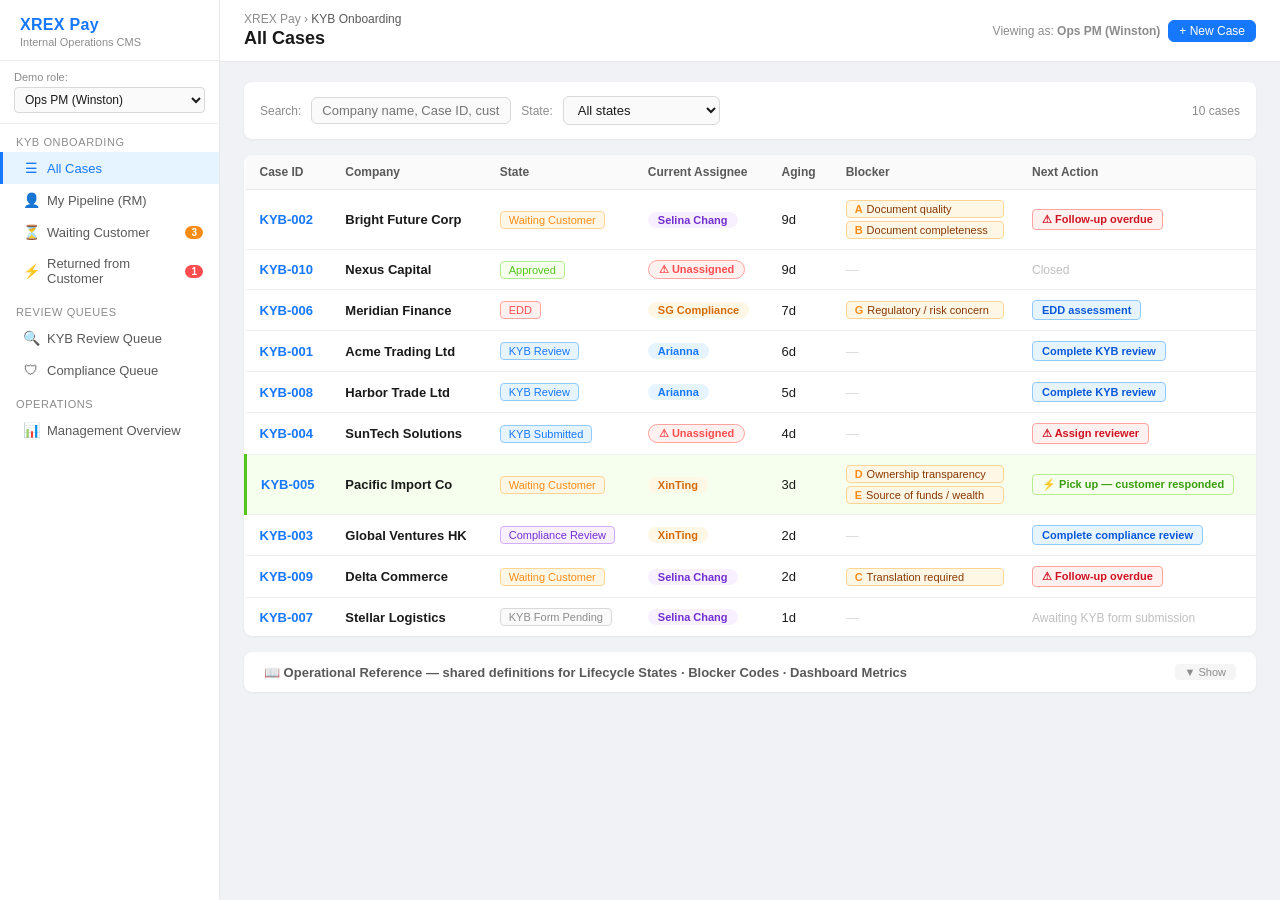
<file: site/index.html>
<!DOCTYPE html>
<html lang="en">
<head>
  <meta charset="UTF-8" />
  <meta name="viewport" content="width=device-width, initial-scale=1.0" />
  <title>KYB Operations Dashboard — XREX Pay</title>
  <link rel="stylesheet" href="styles.css" />
</head>
<body>
<div class="app-layout">

  <!-- ── Sidebar ── -->
  <aside class="sidebar">
    <div class="sidebar-logo">
      <div class="logo-label">XREX Pay</div>
      <div class="logo-sub">Internal Operations CMS</div>
    </div>

    <div class="role-switcher">
      <label>Demo role:</label>
      <select id="role-select">
        <option value="ops">Ops PM (Winston)</option>
        <option value="kyb">KYB Reviewer (Ariana)</option>
        <option value="compliance">Compliance (SG Compliance)</option>
        <option value="rm_selina">RM — Selina Chang</option>
      </select>
    </div>

    <div class="nav-group-label">KYB Onboarding</div>
    <div class="nav-item active" data-view="all">
      <span class="nav-icon">☰</span> All Cases
    </div>
    <div class="nav-item" data-view="my_pipeline">
      <span class="nav-icon">👤</span> My Pipeline (RM)
    </div>
    <div class="nav-item" data-view="waiting_customer">
      <span class="nav-icon">⏳</span> Waiting Customer
      <span class="nav-badge orange" id="badge-waiting"></span>
    </div>
    <div class="nav-item" data-view="returned">
      <span class="nav-icon">⚡</span> Returned from Customer
      <span class="nav-badge" id="badge-returned"></span>
    </div>

    <div class="nav-group-label">Review Queues</div>
    <div class="nav-item" data-view="kyb_queue">
      <span class="nav-icon">🔍</span> KYB Review Queue
    </div>
    <div class="nav-item" data-view="compliance_queue">
      <span class="nav-icon">🛡</span> Compliance Queue
    </div>

    <div class="nav-group-label">Operations</div>
    <div class="nav-item" data-view="mgmt">
      <span class="nav-icon">📊</span> Management Overview
    </div>
  </aside>

  <!-- ── Main content ── -->
  <div class="main-content">
    <div class="page-header">
      <div class="header-left">
        <div class="breadcrumb">XREX Pay &rsaquo; <span>KYB Onboarding</span></div>
        <h1 class="page-title" id="page-title">All Cases</h1>
      </div>
      <div class="header-right">
        <span style="font-size:12px;color:#8c8c8c;">Viewing as: <strong id="role-badge">Ops PM (Winston)</strong></span>
        <button class="btn btn-primary btn-sm" onclick="openModal('create-modal')">+ New Case</button>
      </div>
    </div>

    <div class="content-area">

      <!-- Returned-from-customer alert (shown only on returned view) -->
      <div class="alert-banner" id="returned-alert" style="display:none">
        ⚡ Cases in this queue must be picked up within 4 business hours. Reviewer: open the case and change state to KYB Review or Compliance Review.
      </div>

      <!-- Stats bar (shown only in Management Overview) -->
      <div class="stats-bar" id="stats-bar" style="display:none"></div>

      <!-- Filter bar -->
      <div class="filter-bar">
        <label>Search:</label>
        <input id="search-input" type="text" placeholder="Company name, Case ID, customer…" />
        <label>State:</label>
        <select id="state-filter">
          <option value="">All states</option>
          <option>KYB Form Pending</option>
          <option>KYB Submitted</option>
          <option>KYB Review</option>
          <option>Waiting Customer</option>
          <option>Compliance Review</option>
          <option>EDD</option>
          <option>Approved</option>
          <option>Rejected</option>
          <option>Abandoned</option>
        </select>
        <div class="filter-spacer"></div>
        <span class="filter-count" id="result-count"></span>
      </div>

      <!-- Table -->
      <div class="table-card">
        <div class="table-wrap">
          <table>
            <thead id="table-head"></thead>
            <tbody id="table-body"></tbody>
          </table>
        </div>
      </div>

      <!-- ── Operational Reference ── -->
      <div class="ref-section">
        <div class="ref-toggle-bar" id="ref-toggle-bar" onclick="toggleRef()">
          <span class="ref-toggle-label">📖 Operational Reference — shared definitions for Lifecycle States · Blocker Codes · Dashboard Metrics</span>
          <span class="ref-toggle-caret" id="ref-caret">▼ Show</span>
        </div>
        <div id="ref-body" style="display:none">
          <div class="ref-tabs">
            <button class="ref-tab-btn active" onclick="showRefTab('states',this)">Lifecycle States</button>
            <button class="ref-tab-btn" onclick="showRefTab('blockers',this)">Blocker Codes</button>
            <button class="ref-tab-btn" onclick="showRefTab('metrics',this)">Dashboard Metrics</button>
          </div>

          <!-- ── Tab 1: Lifecycle States ── -->
          <div class="ref-content active" id="ref-states">
            <table class="ref-table">
              <thead>
                <tr>
                  <th style="width:155px">State</th>
                  <th style="width:24%">Definition</th>
                  <th style="width:19%">Entry Criteria</th>
                  <th style="width:19%">Exit Criteria</th>
                  <th style="width:150px">Current Assignee</th>
                  <th style="width:75px">State Type</th>
                </tr>
              </thead>
              <tbody>
                <tr>
                  <td><span class="tag tag-gray">KYB Form Pending</span></td>
                  <td>Customer has completed platform registration but has not submitted the KYB form.</td>
                  <td>Customer successfully completes platform registration.</td>
                  <td>Customer submits KYB form and initial documents → state advances to KYB Submitted.</td>
                  <td><span class="owner-chip owner-rm">Selina Chang</span></td>
                  <td><span class="tag tag-blue" style="font-size:10px">Active</span></td>
                </tr>
                <tr>
                  <td><span class="tag tag-blue">KYB Submitted</span></td>
                  <td>Customer has submitted the KYB form and initial documents, but review has not started yet.</td>
                  <td>Customer submits KYB form and initial documents.</td>
                  <td>Arianna or Charlotte picks up → KYB Review.</td>
                  <td><span class="owner-chip owner-kyb">Arianna</span><span class="ref-alert" style="margin-top:4px;display:block">Pick up within 1 business day</span></td>
                  <td><span class="tag tag-blue" style="font-size:10px">Active</span></td>
                </tr>
                <tr>
                  <td><span class="tag tag-blue">KYB Review</span></td>
                  <td>KYB Team is reviewing document quality and completeness.</td>
                  <td>Reviewer changes state to KYB Review before starting. Required — do not review without updating state.</td>
                  <td>(a) Complete → Compliance Review<br>(b) Docs needed → Waiting Customer<br>(c) Cannot proceed → Abandoned</td>
                  <td><span class="owner-chip owner-kyb">Arianna</span> or <span class="owner-chip owner-kyb">Charlotte</span><span class="ref-note" style="margin-top:4px;display:block">All blockers in one review cycle</span></td>
                  <td><span class="tag tag-blue" style="font-size:10px">Active</span></td>
                </tr>
                <tr>
                  <td><span class="tag tag-orange">Waiting Customer</span></td>
                  <td>Customer action required — document resubmission or additional clarification.</td>
                  <td>Reviewer transitions from KYB Review or Compliance Review. Triggered By and at least one Blocker Category required before transition.</td>
                  <td>Customer submits documents → RM ticks Customer Responded → Reviewer picks up within 4 business hours → Return to previous review stage (KYB Review or Compliance Review).</td>
                  <td><span class="owner-chip owner-rm">Selina Chang</span><span class="ref-note" style="margin-top:4px;display:block">Reviewer owns pickup on response</span></td>
                  <td><span class="tag tag-blue" style="font-size:10px">Active</span></td>
                </tr>
                <tr>
                  <td><span class="tag tag-purple">Compliance Review</span></td>
                  <td>Compliance is reviewing risk, business legitimacy, source of funds/wealth, ownership, or regulatory concerns.</td>
                  <td>KYB Checker advances from KYB Review when all KYB criteria are met.</td>
                  <td>(a) Compliant → Approved<br>(b) Docs needed → Waiting Customer (Compliance)<br>(c) Elevated risk → EDD<br>(d) Non-compliant → Rejected</td>
                  <td><span class="owner-chip owner-compliance">XinTing</span> or <span class="owner-chip owner-compliance">Chung Yee</span></td>
                  <td><span class="tag tag-blue" style="font-size:10px">Active</span></td>
                </tr>
                <tr>
                  <td><span class="tag tag-red">EDD</span></td>
                  <td>Enhanced due diligence required due to higher risk or complexity.</td>
                  <td>SG Compliance triggers from Compliance Review. Examples include: confirmed PEP or sanctions match; adverse media linking principal to financial crime; UBO concerns unresolved after document requests; high-risk jurisdiction; complex or opaque ownership structure; unexplained source of funds or wealth; business legitimacy concerns; internal risk score threshold.</td>
                  <td>(a) Risk acceptable → Approved<br>(b) Risk unacceptable → Rejected</td>
                  <td><span class="owner-chip owner-compliance">SG Compliance</span></td>
                  <td><span class="tag tag-blue" style="font-size:10px">Active</span></td>
                </tr>
                <tr>
                  <td><span class="tag tag-green">Approved</span></td>
                  <td>Customer passed KYB. Cleared to onboard.</td>
                  <td>Compliance Checker approves after completing Compliance Review or EDD.</td>
                  <td>Terminal. RM notifies customer.</td>
                  <td>—</td>
                  <td><span class="tag tag-gray" style="font-size:10px">Closed</span></td>
                </tr>
                <tr>
                  <td><span class="tag tag-red">Rejected</span></td>
                  <td>Customer failed KYB or was rejected by Compliance. Cannot onboard.</td>
                  <td>Arianna, Charlotte, or Compliance rejects with documented reason in Activity Log.</td>
                  <td>Terminal. RM notifies customer within 1 business day.</td>
                  <td>—</td>
                  <td><span class="tag tag-gray" style="font-size:10px">Closed</span></td>
                </tr>
                <tr>
                  <td><span class="tag tag-gray">Abandoned</span></td>
                  <td>Customer stopped progressing or did not respond for a defined period.</td>
                  <td>Waiting Customer or KYB Form Pending inactive for a defined period; customer explicitly withdraws; or RM confirms termination with an Abandoned Reason.</td>
                  <td>Terminal. Customer may re-engage and require a new case.</td>
                  <td><span class="owner-chip owner-rm">Selina Chang</span></td>
                  <td><span class="tag tag-gray" style="font-size:10px">Closed</span></td>
                </tr>
              </tbody>
            </table>

            <!-- EDD Trigger Framework -->
            <div style="margin-top:24px">
              <div style="font-size:11px;font-weight:700;color:#8c8c8c;text-transform:uppercase;letter-spacing:0.5px;margin-bottom:10px;padding-bottom:6px;border-bottom:1px solid #f0f0f0">EDD Trigger Framework — When SG Compliance Escalates to EDD</div>
              <table class="ref-table">
                <thead>
                  <tr><th style="width:110px">Category</th><th>Trigger</th><th style="width:160px">Who Raises</th><th>Threshold</th></tr>
                </thead>
                <tbody>
                  <tr>
                    <td><span class="tag tag-red">Screening</span></td>
                    <td>Confirmed sanctions match (OFAC / UN / local list)</td>
                    <td><span class="owner-chip owner-compliance">SG Compliance</span></td>
                    <td>Any confirmed match — EDD mandatory</td>
                  </tr>
                  <tr>
                    <td><span class="tag tag-red">Screening</span></td>
                    <td>Confirmed PEP match on director, UBO, or authorised signatory</td>
                    <td><span class="owner-chip owner-compliance">SG Compliance</span></td>
                    <td>Confirmed match — EDD mandatory</td>
                  </tr>
                  <tr>
                    <td><span class="tag tag-orange">Screening</span></td>
                    <td>Former government official, state enterprise executive, or regulator (below formal PEP threshold)</td>
                    <td><span class="owner-chip owner-compliance">SG Compliance</span></td>
                    <td>Judgment — document the reasoning</td>
                  </tr>
                  <tr>
                    <td><span class="tag tag-orange">Screening</span></td>
                    <td>Adverse media — material and recent (within 5 years), linking principal to financial crime or regulatory action</td>
                    <td><span class="owner-chip owner-compliance">SG Compliance</span></td>
                    <td>Judgment — old or unrelated coverage does not require EDD</td>
                  </tr>
                  <tr>
                    <td><span class="tag tag-blue">Ownership</span></td>
                    <td>Beneficial ownership cannot be confirmed after 2 rounds of document requests</td>
                    <td><span class="owner-chip owner-kyb">Arianna / Charlotte</span> flags → Compliance decides</td>
                    <td>KYB escalates; Compliance decides on EDD</td>
                  </tr>
                  <tr>
                    <td><span class="tag tag-blue">Ownership</span></td>
                    <td>3+ corporate layers with jurisdictional complexity and no clear path to natural persons</td>
                    <td><span class="owner-chip owner-kyb">Arianna / Charlotte</span> flags → Compliance decides</td>
                    <td>Judgment — document structure in Activity Log</td>
                  </tr>
                  <tr>
                    <td><span class="tag tag-purple">Jurisdiction</span></td>
                    <td>Entity or UBO in FATF grey/blacklisted jurisdiction</td>
                    <td><span class="owner-chip owner-compliance">SG Compliance</span></td>
                    <td>Check FATF list — flag in Compliance Review</td>
                  </tr>
                  <tr>
                    <td><span class="tag tag-gray">Business</span></td>
                    <td>Unusual business model or transaction pattern inconsistent with entity type or stated activities</td>
                    <td><span class="owner-chip owner-compliance">SG Compliance</span></td>
                    <td>Judgment — document specific concern in Activity Log</td>
                  </tr>
                  <tr>
                    <td><span class="tag tag-gray">Funds</span></td>
                    <td>Source of funds or wealth remains unexplained after E document requests (Round 1)</td>
                    <td><span class="owner-chip owner-compliance">SG Compliance</span></td>
                    <td>After one round of E returns insufficient documentation</td>
                  </tr>
                </tbody>
              </table>
              <div style="font-size:11px;color:#8c8c8c;margin-top:8px;line-height:1.6">EDD is a Compliance decision — KYB can flag concerns but cannot trigger EDD. Not every G finding requires EDD: a false positive resolved quickly does not. EDD can revert to Compliance Review if elevated risk is cleared, with documented rationale in Activity Log.</div>
            </div>

          </div>

          <!-- ── Tab 2: Blocker Codes ── -->
          <div class="ref-content" id="ref-blockers">
            <div class="blocker-ref-grid">
              <!-- A -->
              <div class="blocker-ref-card">
                <div class="blocker-ref-header"><span class="blocker-ref-code">A</span><span class="blocker-ref-name">Document Quality</span></div>
                <div class="blocker-ref-body">
                  <div class="blocker-ref-def">Submitted documents are not suitable for review due to quality issues.</div>
                  <div class="blocker-ref-label">Typical Examples</div>
                  <div class="blocker-ref-examples">Black-and-white copy · Screenshot · Cropped image · Blurry document · Reflection / glare · Low resolution</div>
                </div>
              </div>
              <!-- B -->
              <div class="blocker-ref-card">
                <div class="blocker-ref-header"><span class="blocker-ref-code">B</span><span class="blocker-ref-name">Document Completeness</span></div>
                <div class="blocker-ref-body">
                  <div class="blocker-ref-def">Required documents or required information are missing.</div>
                  <div class="blocker-ref-label">Typical Examples</div>
                  <div class="blocker-ref-examples">Missing company document · Missing declaration · Missing signature · Missing shareholder register · Missing required fields</div>
                </div>
              </div>
              <!-- C -->
              <div class="blocker-ref-card">
                <div class="blocker-ref-header"><span class="blocker-ref-code">C</span><span class="blocker-ref-name">Translation Required</span></div>
                <div class="blocker-ref-body">
                  <div class="blocker-ref-def">Submitted documents are not in English and require translation or certified translation.</div>
                  <div class="blocker-ref-label">Typical Examples</div>
                  <div class="blocker-ref-examples">Vietnamese company registration · Thai corporate documents · Chinese constitutional documents</div>
                </div>
              </div>
              <!-- D -->
              <div class="blocker-ref-card">
                <div class="blocker-ref-header"><span class="blocker-ref-code">D</span><span class="blocker-ref-name">Ownership Transparency</span></div>
                <div class="blocker-ref-body">
                  <div class="blocker-ref-def">Ownership structure or beneficial ownership cannot be clearly determined.</div>
                  <div class="blocker-ref-label">Typical Examples</div>
                  <div class="blocker-ref-examples">UBO unclear · Ownership chart missing · Shareholding structure incomplete · Shareholder information insufficient</div>
                </div>
              </div>
              <!-- E -->
              <div class="blocker-ref-card">
                <div class="blocker-ref-header"><span class="blocker-ref-code">E</span><span class="blocker-ref-name">Source of Funds / Source of Wealth</span></div>
                <div class="blocker-ref-body">
                  <div class="blocker-ref-def">Source of funds or source of wealth cannot be sufficiently validated.</div>
                  <div class="blocker-ref-label">Typical Examples</div>
                  <div class="blocker-ref-examples">Financial statements requested · Bank statements requested · UBO wealth explanation requested · Source of wealth clarification required</div>
                </div>
              </div>
              <!-- F -->
              <div class="blocker-ref-card">
                <div class="blocker-ref-header"><span class="blocker-ref-code">F</span><span class="blocker-ref-name">Business Activity Verification</span></div>
                <div class="blocker-ref-body">
                  <div class="blocker-ref-def">Business operations or commercial activity cannot be sufficiently validated.</div>
                  <div class="blocker-ref-label">Typical Examples</div>
                  <div class="blocker-ref-examples">Invoice requested · Purchase order requested · Bill of lading requested · Shipping documents requested · Customer or supplier contract requested · Business website review</div>
                </div>
              </div>
              <!-- G -->
              <div class="blocker-ref-card">
                <div class="blocker-ref-header"><span class="blocker-ref-code">G</span><span class="blocker-ref-name">Regulatory / Risk Concern</span></div>
                <div class="blocker-ref-body">
                  <div class="blocker-ref-def">Potential regulatory, compliance, or risk concerns require further assessment.</div>
                  <div class="blocker-ref-label">Typical Examples</div>
                  <div class="blocker-ref-examples">Adverse media · PEP exposure · Sanctions concern · High-risk jurisdiction · Elevated internal risk indicators</div>
                </div>
              </div>
              <!-- H -->
              <div class="blocker-ref-card">
                <div class="blocker-ref-header"><span class="blocker-ref-code">H</span><span class="blocker-ref-name">Internal Process Issue</span></div>
                <div class="blocker-ref-body">
                  <div class="blocker-ref-def">The case is delayed due to internal operational or system-related issues.</div>
                  <div class="blocker-ref-label">Typical Examples</div>
                  <div class="blocker-ref-examples">Reviewer assignment pending · Internal handoff delay · System issue · Missing internal follow-up</div>
                </div>
              </div>
            </div>
          </div>

          <!-- ── Tab 3: Dashboard Metrics ── -->
          <div class="ref-content" id="ref-metrics">
            <table class="ref-table" style="max-width:700px">
              <thead>
                <tr><th style="width:180px">Metric</th><th>Definition</th></tr>
              </thead>
              <tbody>
                <tr>
                  <td><strong>Aging</strong></td>
                  <td>Number of days a case has remained in its current state.</td>
                </tr>
                <tr>
                  <td><strong>Onboarding Target</strong></td>
                  <td>Complete KYB onboarding within 7 calendar days whenever possible.</td>
                </tr>
              </tbody>
            </table>
          </div>

        </div><!-- end ref-body -->
      </div><!-- end ref-section -->

    </div>
  </div>

</div>

<!-- ── Drawer backdrop ── -->
<div class="drawer-backdrop" id="drawer-backdrop" onclick="document.querySelectorAll('.drawer.open').forEach(d=>d.classList.remove('open'));this.classList.remove('open')"></div>

<!-- ── Create Case Modal ── -->
<div class="modal-backdrop" id="create-modal">
  <div class="modal">
    <div class="modal-header">
      <div class="modal-title">Create New KYB Case</div>
    </div>
    <div class="modal-body">
      <div class="form-row">
        <div class="form-group">
          <label class="form-label">Customer Name *</label>
          <input class="form-input" type="text" placeholder="Full legal name" />
        </div>
        <div class="form-group">
          <label class="form-label">Company Name *</label>
          <input class="form-input" type="text" placeholder="Registered company name" />
        </div>
      </div>
      <div class="form-row">
        <div class="form-group">
          <label class="form-label">RM Owner *</label>
          <select class="form-select">
            <option>Selina Chang</option>
          </select>
        </div>
        <div class="form-group">
          <label class="form-label">Registration Date *</label>
          <input class="form-input" type="date" value="2026-06-01" />
        </div>
      </div>
      <div class="form-row">
        <div class="form-group full">
          <label class="form-label">Case Notes</label>
          <textarea class="form-textarea" placeholder="Initial context, source of lead, any known flags…"></textarea>
        </div>
      </div>
      <p style="font-size:12px;color:#8c8c8c;margin-top:4px">Initial state: <strong>KYB Form Pending</strong>. Case ID will be auto-assigned.</p>
    </div>
    <div class="modal-footer">
      <button class="btn btn-default" onclick="closeModal('create-modal')">Cancel</button>
      <button class="btn btn-primary" onclick="alert('Demo: Case would be created with next sequential ID (KYB-011). State: KYB Form Pending.');closeModal('create-modal')">Create Case</button>
    </div>
  </div>
</div>

<script src="app.js"></script>
<script>
  document.addEventListener('DOMContentLoaded', initIndex);

  function toggleRef() {
    const body = document.getElementById('ref-body');
    const caret = document.getElementById('ref-caret');
    const bar = document.getElementById('ref-toggle-bar');
    const open = body.style.display === 'none';
    body.style.display = open ? '' : 'none';
    caret.textContent = open ? '▲ Hide' : '▼ Show';
    bar.classList.toggle('open', open);
  }

  function showRefTab(tab, btn) {
    document.querySelectorAll('.ref-content').forEach(el => el.classList.remove('active'));
    document.querySelectorAll('.ref-tab-btn').forEach(el => el.classList.remove('active'));
    document.getElementById('ref-' + tab).classList.add('active');
    btn.classList.add('active');
  }
</script>
</body>
</html>
</file>
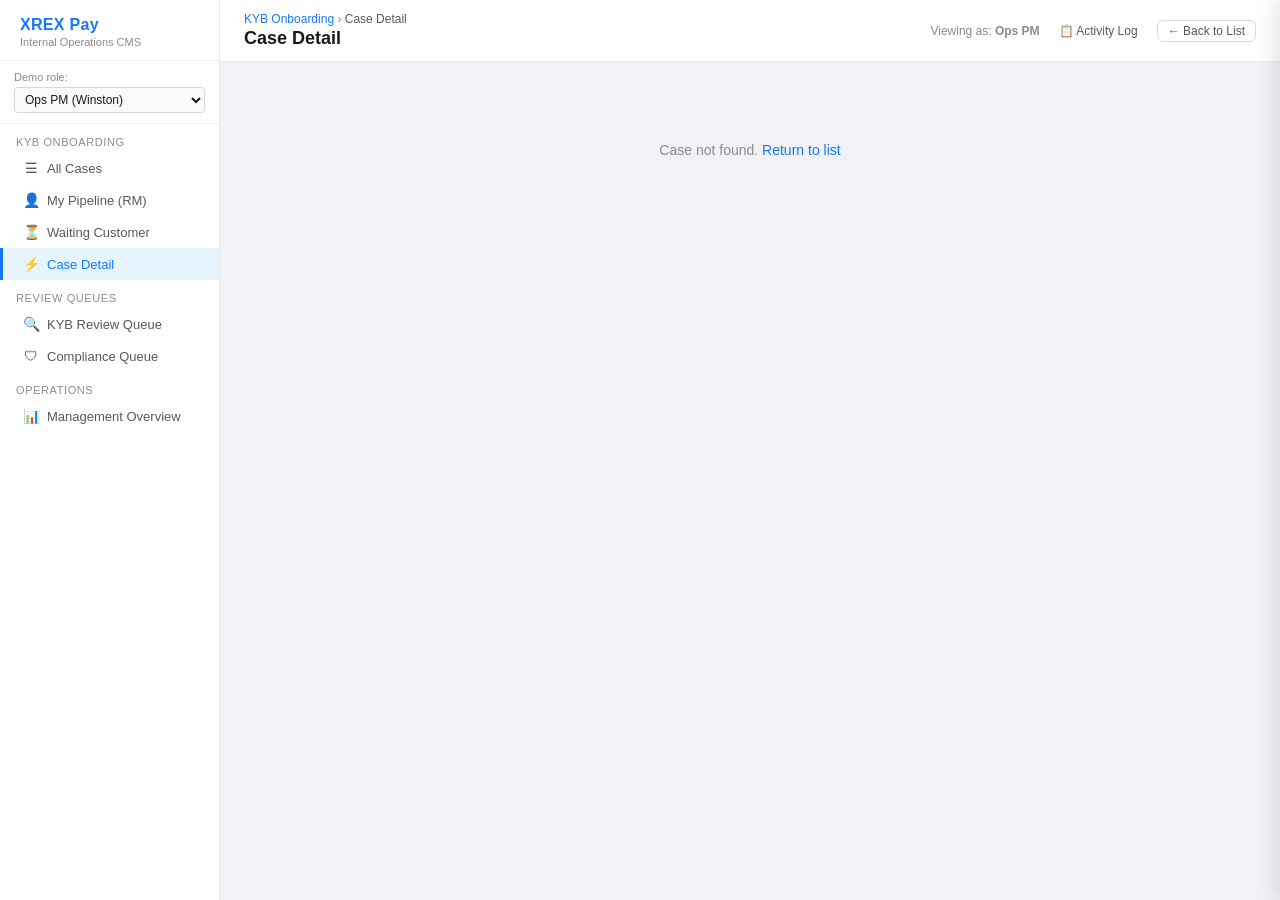
<file: site/case-detail.html>
<!DOCTYPE html>
<html lang="en">
<head>
  <meta charset="UTF-8" />
  <meta name="viewport" content="width=device-width, initial-scale=1.0" />
  <title>Case Detail — KYB Operations Dashboard</title>
  <link rel="stylesheet" href="styles.css" />
  <style>
    .field-grid { display: grid; grid-template-columns: 1fr 1fr; gap: 10px 20px; }
    .field-item { display: flex; flex-direction: column; gap: 3px; }
    .field-item.full-width { grid-column: 1 / -1; }
    .field-label { font-size: 11px; color: #8c8c8c; font-weight: 500; text-transform: uppercase; letter-spacing: 0.4px; }
    .field-value { font-size: 13px; color: #1a1a1a; }
    .field-value.muted { color: #8c8c8c; }
    .field-value.editable { border-bottom: 1px dashed #d9d9d9; padding-bottom: 2px; cursor: pointer; }
    .field-value.editable:hover { border-bottom-color: #1677ff; color: #1677ff; }
    .section-sep { border: none; border-top: 1px solid #f0f0f0; margin: 14px 0; }
    .case-hero { background: #fff; border-radius: 8px; padding: 18px 20px; box-shadow: 0 1px 3px rgba(0,0,0,0.05); margin-bottom: 4px; }
    .case-hero-top { display: flex; align-items: flex-start; justify-content: space-between; flex-wrap: wrap; gap: 12px; }
    .case-id { font-size: 22px; font-weight: 700; color: #1a1a1a; }
    .case-company { font-size: 14px; color: #595959; margin-top: 2px; }
    .case-customer { font-size: 12px; color: #8c8c8c; }
    .contact-counter { display: flex; align-items: center; gap: 8px; }
    .contact-counter .count { font-size: 20px; font-weight: 700; color: #1677ff; }
    .state-change-select { padding: 5px 10px; border: 1px solid #1677ff; border-radius: 6px; font-size: 13px; color: #1677ff; cursor: pointer; background: #e6f4ff; }
    .log-timeline { display: flex; flex-direction: column; gap: 0; }
    .log-add-form { background: #fafafa; border: 1px solid #e8e8e8; border-radius: 6px; padding: 12px; margin-bottom: 16px; }
    .log-add-form select, .log-add-form textarea { width: 100%; border: 1px solid #d9d9d9; border-radius: 4px; padding: 6px 8px; font-size: 12px; margin-bottom: 8px; }
    .log-add-form textarea { min-height: 60px; resize: vertical; }
    .responded-check { display: flex; align-items: center; gap: 8px; padding: 10px 14px; border: 1px solid #b7eb8f; border-radius: 6px; background: #f6ffed; cursor: pointer; }
    .responded-check input { width: 16px; height: 16px; accent-color: #52c41a; }
    .responded-check label { font-size: 13px; font-weight: 500; color: #389e0d; cursor: pointer; }
  </style>
</head>
<body>
<div class="app-layout">

  <!-- ── Sidebar ── -->
  <aside class="sidebar">
    <div class="sidebar-logo">
      <div class="logo-label">XREX Pay</div>
      <div class="logo-sub">Internal Operations CMS</div>
    </div>
    <div class="role-switcher">
      <label>Demo role:</label>
      <select id="role-select" onchange="switchRole(this.value)">
        <option value="ops">Ops PM (Winston)</option>
        <option value="kyb">KYB (Arianna)</option>
        <option value="compliance">Compliance (XinTing)</option>
        <option value="rm_selina">RM — Selina Chang</option>
      </select>
    </div>
    <div class="nav-group-label">KYB Onboarding</div>
    <div class="nav-item" onclick="window.location='index.html'"><span class="nav-icon">☰</span> All Cases</div>
    <div class="nav-item" onclick="window.location='index.html'"><span class="nav-icon">👤</span> My Pipeline (RM)</div>
    <div class="nav-item" onclick="window.location='index.html'"><span class="nav-icon">⏳</span> Waiting Customer</div>
    <div class="nav-item active"><span class="nav-icon">⚡</span> Case Detail</div>
    <div class="nav-group-label">Review Queues</div>
    <div class="nav-item" onclick="window.location='index.html'"><span class="nav-icon">🔍</span> KYB Review Queue</div>
    <div class="nav-item" onclick="window.location='index.html'"><span class="nav-icon">🛡</span> Compliance Queue</div>
    <div class="nav-group-label">Operations</div>
    <div class="nav-item" onclick="window.location='index.html'"><span class="nav-icon">📊</span> Management Overview</div>
  </aside>

  <!-- ── Main ── -->
  <div class="main-content">
    <div class="page-header">
      <div class="header-left">
        <div class="breadcrumb"><a href="index.html" style="color:#1677ff">KYB Onboarding</a> &rsaquo; <span id="breadcrumb-id">Case Detail</span></div>
        <h1 class="page-title" id="page-title">Case Detail</h1>
      </div>
      <div class="header-right">
        <span style="font-size:12px;color:#8c8c8c;">Viewing as: <strong id="role-badge">Ops PM</strong></span>
        <button class="btn btn-ghost btn-sm" onclick="openDrawer('activity-drawer')" title="Activity Log">📋 Activity Log</button>
        <a href="index.html" class="btn btn-default btn-sm">← Back to List</a>
      </div>
    </div>

    <div class="content-area">
      <div id="case-not-found" style="display:none;padding:60px;text-align:center;color:#8c8c8c;">Case not found. <a href="index.html" style="color:#1677ff">Return to list</a></div>
      <div id="case-content">

        <!-- Hero header -->
        <div class="case-hero">
          <div class="case-hero-top">
            <div>
              <div style="display:flex;align-items:center;gap:10px;flex-wrap:wrap">
                <span class="case-id" id="hero-id"></span>
                <span id="hero-priority"></span>
                <span id="hero-state"></span>
                <span id="hero-aging"></span>
              </div>
              <div class="case-company" id="hero-company"></div>
              <div class="case-customer" id="hero-customer"></div>
            </div>
            <div style="display:flex;flex-direction:column;gap:8px;align-items:flex-end">
              <div style="font-size:12px;color:#8c8c8c">Change state:</div>
              <select class="state-change-select" id="state-select" onchange="handleStateChange(this.value)">
                <option value="">Select new state…</option>
              </select>
            </div>
          </div>
        </div>

        <!-- Action bar -->
        <div class="action-bar" id="action-bar">
          <span class="action-bar-title">Actions:</span>
          <button class="btn btn-default btn-sm" id="btn-log-contact" onclick="logContactAttempt()">📞 Log Contact Attempt</button>
          <div class="action-divider"></div>
          <label class="responded-check" id="responded-check">
            <input type="checkbox" id="responded-checkbox" onchange="handleCustomerResponded(this.checked)" />
            <span>Customer Responded</span>
          </label>
          <div class="action-divider"></div>
          <button class="btn btn-default btn-sm" onclick="openDrawer('activity-drawer')">📋 View Activity Log</button>
          <div class="filter-spacer"></div>
          <button class="btn btn-danger btn-sm" onclick="if(confirm('Mark this case as Abandoned?')) alert('Demo: Case would be set to Abandoned.')">⚠ Abandon Case</button>
        </div>

        <!-- Detail layout -->
        <div class="detail-layout">
          <!-- Left: field panels -->
          <div class="detail-main">

            <!-- Identification -->
            <div class="panel">
              <div class="panel-title">Identification</div>
              <div class="field-grid">
                <div class="field-item"><span class="field-label">Case ID</span><span class="field-value" id="f-id"></span></div>
                <div class="field-item"><span class="field-label">Registration Date</span><span class="field-value" id="f-reg-date"></span></div>
                <div class="field-item"><span class="field-label">Customer Name</span><span class="field-value" id="f-customer"></span></div>
                <div class="field-item"><span class="field-label">Company Name</span><span class="field-value" id="f-company"></span></div>
                <div class="field-item"><span class="field-label">RM Owner</span><span class="field-value" id="f-rm"></span></div>
                <div class="field-item"><span class="field-label">Priority Flag</span><span class="field-value" id="f-priority"></span></div>
              </div>
            </div>

            <!-- Lifecycle -->
            <div class="panel">
              <div class="panel-title">Lifecycle</div>
              <div class="field-grid">
                <div class="field-item"><span class="field-label">Current State</span><span class="field-value" id="f-state"></span></div>
                <div class="field-item"><span class="field-label">Previous State</span><span class="field-value" id="f-prev-state"></span></div>
                <div class="field-item"><span class="field-label">State Entry Date</span><span class="field-value" id="f-state-entry"></span></div>
                <div class="field-item"><span class="field-label">Days in State</span><span class="field-value" id="f-days"></span></div>
                <div class="field-item"><span class="field-label">Aging Flag</span><span class="field-value" id="f-aging"></span></div>
                <div class="field-item"><span class="field-label">Total Calendar Days</span><span class="field-value" id="f-total-days"></span></div>
              </div>
              <hr class="section-sep">
              <div class="field-grid">
                <div class="field-item"><span class="field-label">KYB Submission Date</span><span class="field-value" id="f-kyb-date"></span></div>
                <div class="field-item"><span class="field-label">Compliance Start Date</span><span class="field-value" id="f-comp-date"></span></div>
                <div class="field-item"><span class="field-label">Decision Date</span><span class="field-value" id="f-decision-date"></span></div>
              </div>
            </div>

            <!-- Review Assignment (Maker / Checker) -->
            <div class="panel">
              <div class="panel-title">Review Assignment</div>
              <div style="display:grid;grid-template-columns:1fr 1fr;gap:0 24px">
                <div>
                  <div style="font-size:10px;font-weight:700;color:#8c8c8c;text-transform:uppercase;letter-spacing:0.5px;margin-bottom:10px;padding-bottom:5px;border-bottom:1px solid #f0f0f0">KYB Review</div>
                  <div class="field-grid" style="gap:8px 16px">
                    <div class="field-item"><span class="field-label">Maker</span><span class="field-value" id="f-kyb-maker"></span></div>
                    <div class="field-item"><span class="field-label">Checker</span><span class="field-value" id="f-kyb-checker"></span></div>
                  </div>
                </div>
                <div>
                  <div style="font-size:10px;font-weight:700;color:#8c8c8c;text-transform:uppercase;letter-spacing:0.5px;margin-bottom:10px;padding-bottom:5px;border-bottom:1px solid #f0f0f0">Compliance Review</div>
                  <div class="field-grid" style="gap:8px 16px">
                    <div class="field-item"><span class="field-label">Maker</span><span class="field-value" id="f-comp-maker"></span></div>
                    <div class="field-item"><span class="field-label">Checker</span><span class="field-value" id="f-comp-checker"></span></div>
                  </div>
                </div>
              </div>
            </div>

            <!-- Waiting Customer -->
            <div class="panel" id="panel-waiting" style="display:none">
              <div class="panel-title">Waiting Customer</div>
              <div class="field-grid">
                <div class="field-item"><span class="field-label">Triggered By</span><span class="field-value" id="f-triggered"></span></div>
                <div class="field-item"><span class="field-label">Waiting Round</span><span class="field-value" id="f-waiting-round"></span></div>
                <div class="field-item"><span class="field-label">Customer Responded</span><span class="field-value" id="f-responded"></span></div>
                <div class="field-item"><span class="field-label">Response Date</span><span class="field-value" id="f-response-date"></span></div>
                <div class="field-item full-width">
                  <span class="field-label">Blockers</span>
                  <div class="blocker-list" id="f-blockers"></div>
                </div>
                <div class="field-item full-width">
                  <span class="field-label">Blocker Notes</span>
                  <span class="field-value" id="f-blocker-notes"></span>
                </div>
              </div>
            </div>

            <!-- RM Follow-up -->
            <div class="panel">
              <div class="panel-title">RM Follow-up</div>
              <div class="field-grid">
                <div class="field-item"><span class="field-label">Last Customer Contact</span><span class="field-value" id="f-last-contact"></span></div>
                <div class="field-item">
                  <span class="field-label">Contact Attempts</span>
                  <div style="display:flex;align-items:center;gap:8px">
                    <span class="field-value contact-counter"><span class="count" id="f-contact-attempts">0</span></span>
                    <button class="btn btn-default btn-sm" onclick="logContactAttempt()">+1 Log Contact</button>
                  </div>
                </div>
                <div class="field-item"><span class="field-label">Next Follow-up Date</span><span class="field-value" id="f-next-followup"></span></div>
              </div>
            </div>

            <!-- Notes -->
            <div class="panel">
              <div class="panel-title">Case Notes</div>
              <div id="f-notes" style="font-size:13px;color:#595959;line-height:1.6"></div>
              <button class="btn btn-ghost btn-sm" style="margin-top:10px" onclick="openDrawer('edit-notes-drawer')">✏ Edit Notes</button>
            </div>

          </div>

          <!-- Right: inline activity log summary -->
          <div class="detail-sidebar">
            <div class="panel" style="max-height:600px;overflow-y:auto">
              <div class="panel-title" style="display:flex;justify-content:space-between;align-items:center">
                Activity Log
                <button class="btn btn-ghost btn-sm" onclick="openDrawer('activity-drawer')">Full Log →</button>
              </div>
              <div class="activity-timeline" id="inline-log"></div>
            </div>
          </div>
        </div>

      </div><!-- #case-content -->
    </div>
  </div>

</div>

<!-- ── Drawer backdrop ── -->
<div class="drawer-backdrop" id="drawer-backdrop" onclick="closeAllDrawers()"></div>

<!-- ── Activity Log Drawer ── -->
<div class="drawer" id="activity-drawer">
  <div class="drawer-header">
    <span class="drawer-title">📋 Activity Log</span>
    <button class="drawer-close" onclick="closeDrawer('activity-drawer')" aria-label="Close">✕</button>
  </div>
  <div class="drawer-body">
    <!-- Add entry form -->
    <div class="log-add-form">
      <div style="font-size:12px;font-weight:600;color:#595959;margin-bottom:8px">Add Log Entry</div>
      <select id="log-type-select">
        <option>Reviewer Note</option>
        <option>Document Request Sent</option>
        <option>Customer Contacted</option>
        <option>Customer Responded</option>
        <option>Blocker Raised</option>
        <option>Blocker Cleared</option>
        <option>Escalation Flagged</option>
      </select>
      <textarea id="log-desc-input" placeholder="Describe the action or observation…"></textarea>
      <button class="btn btn-primary btn-sm" onclick="addLogEntry()">Add Entry</button>
    </div>
    <div class="activity-timeline" id="full-log"></div>
  </div>
</div>

<!-- ── Edit Notes Drawer ── -->
<div class="drawer drawer-sm" id="edit-notes-drawer">
  <div class="drawer-header">
    <span class="drawer-title">Edit Case Notes</span>
    <button class="drawer-close" onclick="closeDrawer('edit-notes-drawer')" aria-label="Close">✕</button>
  </div>
  <div class="drawer-body">
    <div class="form-group">
      <label class="form-label">Case Notes</label>
      <textarea class="form-textarea" id="notes-textarea" style="min-height:200px"></textarea>
    </div>
    <div class="form-group" style="margin-top:12px">
      <label class="form-label">Priority Flag</label>
      <label class="form-checkbox">
        <input type="checkbox" id="priority-checkbox" />
        Mark as Priority
      </label>
    </div>
  </div>
  <div class="drawer-footer">
    <button class="btn btn-default" onclick="closeDrawer('edit-notes-drawer')">Cancel</button>
    <button class="btn btn-primary" onclick="saveNotes()">Save</button>
  </div>
</div>

<!-- ── State Change Modal ── -->
<div class="modal-backdrop" id="state-modal">
  <div class="modal">
    <div class="modal-header">
      <div class="modal-title">Change Case State</div>
    </div>
    <div class="modal-body">
      <div class="form-row">
        <div class="form-group">
          <label class="form-label">New State</label>
          <input class="form-input" id="modal-new-state" readonly />
        </div>
        <div class="form-group">
          <label class="form-label">State Entry Date *</label>
          <input class="form-input" type="date" id="modal-state-date" />
        </div>
      </div>
      <div id="blocker-required-section" style="display:none">
        <div class="form-group" style="margin-bottom:10px">
          <label class="form-label">Triggered By * <span style="color:#ff4d4f">(required for Waiting Customer)</span></label>
          <select class="form-select" id="modal-triggered-by">
            <option value="">Select…</option>
            <option>KYB</option>
            <option>Compliance</option>
          </select>
        </div>
        <div class="form-group" style="margin-bottom:10px">
          <label class="form-label">Blocker Category * <span style="color:#ff4d4f">(at least one required)</span></label>
          <div style="display:flex;flex-wrap:wrap;gap:6px;margin-top:4px" id="modal-blocker-checks">
            <label style="font-size:12px"><input type="checkbox" value="A"> A: Document quality</label>
            <label style="font-size:12px"><input type="checkbox" value="B"> B: Completeness</label>
            <label style="font-size:12px"><input type="checkbox" value="C"> C: Translation</label>
            <label style="font-size:12px"><input type="checkbox" value="D"> D: UBO</label>
            <label style="font-size:12px"><input type="checkbox" value="E"> E: Source of funds/wealth</label>
            <label style="font-size:12px"><input type="checkbox" value="F"> F: Business legitimacy</label>
            <label style="font-size:12px"><input type="checkbox" value="G"> G: Adverse findings</label>
            <label style="font-size:12px"><input type="checkbox" value="H"> H: Internal issue</label>
          </div>
          <!-- G warning: escalation flag, not a document request -->
          <div id="g-blocker-warning" style="display:none;margin-top:10px;padding:10px 12px;background:#fff1f0;border:1px solid #ffa39e;border-radius:6px;font-size:12px;color:#cf1322">
            <strong>⚠ G — Adverse Findings 是合規升級旗標，不是文件請求。</strong><br>
            不應向客戶索取文件。若 G 是唯一 Blocker，請勿進入 Waiting Customer — 應直接移轉至 Compliance Review 並在 Activity Log 記錄發現內容。
          </div>
          <!-- E sub-selection: SoF / SoW / Both -->
          <div id="e-type-section" style="display:none;margin-top:10px;padding:10px 12px;background:#e6f4ff;border:1px solid #91caff;border-radius:6px">
            <div style="font-size:12px;font-weight:600;color:#0958d9;margin-bottom:6px">E — 請指定類型 <span style="color:#ff4d4f">*</span></div>
            <div style="display:flex;gap:16px;flex-wrap:wrap">
              <label style="font-size:12px;display:flex;align-items:center;gap:5px"><input type="radio" name="e-sof-sow" value="SoF"> Source of Funds (SoF) — 此次交易資金來源</label>
              <label style="font-size:12px;display:flex;align-items:center;gap:5px"><input type="radio" name="e-sof-sow" value="SoW"> Source of Wealth (SoW) — UBO 財富積累說明</label>
              <label style="font-size:12px;display:flex;align-items:center;gap:5px"><input type="radio" name="e-sof-sow" value="Both"> Both required</label>
            </div>
          </div>
        </div>
        <div class="form-group">
          <label class="form-label">Blocker Notes</label>
          <textarea class="form-textarea" id="modal-blocker-notes" placeholder="Describe the specific document issue or blocker…" style="min-height:60px"></textarea>
        </div>
      </div>
      <div id="decision-date-section" style="display:none">
        <div class="form-group">
          <label class="form-label">Decision Date * <span style="color:#ff4d4f">(required)</span></label>
          <input class="form-input" type="date" id="modal-decision-date" />
        </div>
      </div>
      <div id="abandoned-reason-section" style="display:none">
        <div class="form-group">
          <label class="form-label">Abandoned Reason * <span style="color:#ff4d4f">(required)</span></label>
          <select class="form-select" id="modal-abandoned-reason">
            <option value="">Select reason…</option>
            <option>No Response</option>
            <option>Customer Not Interested</option>
            <option>Unable To Provide Documents</option>
            <option>Business Not Eligible</option>
            <option>Chose Other Provider</option>
            <option>Unknown</option>
          </select>
        </div>
      </div>
      <div class="form-group" style="margin-top:10px">
        <label class="form-label">Note (auto-logged)</label>
        <textarea class="form-textarea" id="modal-note" placeholder="Optional context for this state change…" style="min-height:50px"></textarea>
      </div>
    </div>
    <div class="modal-footer">
      <button class="btn btn-default" onclick="closeModal('state-modal');document.getElementById('state-select').value=''">Cancel</button>
      <button class="btn btn-primary" onclick="confirmStateChange()">Confirm State Change</button>
    </div>
  </div>
</div>

<script src="app.js"></script>
<script>
  let currentCase = null;

  function getQueryParam(name) {
    return new URLSearchParams(window.location.search).get(name);
  }

  function formatDate(d) { return d || '<span class="field-value muted">—</span>'; }

  function renderLogEntry(entry) {
    const colorMap = { blue: 'blue', green: 'green', orange: 'orange', red: 'red', gray: 'gray', purple: 'blue' };
    const dotColor = colorMap[entry.color] || 'gray';
    return `
      <div class="activity-entry">
        <div class="activity-dot-col">
          <div class="activity-dot ${dotColor}"></div>
          <div class="activity-line"></div>
        </div>
        <div class="activity-content">
          <div class="activity-meta">
            <span class="tag tag-${dotColor === 'blue' ? 'blue' : dotColor === 'green' ? 'green' : dotColor === 'orange' ? 'orange' : dotColor === 'red' ? 'red' : 'gray'}" style="font-size:10px">${entry.type}</span>
            <span class="activity-actor">${entry.actor}</span>
            <span class="activity-ts">${entry.ts}</span>
          </div>
          <div class="activity-desc">${entry.desc}</div>
        </div>
      </div>`;
  }

  function renderCase(c) {
    currentCase = c;
    document.getElementById('breadcrumb-id').textContent = c.id;
    document.getElementById('page-title').textContent = c.companyName;

    // Hero
    document.getElementById('hero-id').textContent = c.id;
    document.getElementById('hero-priority').innerHTML = c.priorityFlag ? '<span class="priority-flag" title="Priority case">⚑ Priority</span>' : '';
    document.getElementById('hero-state').innerHTML = `<span class="${stateTagClass(c.currentState)}">${c.currentState}</span>`;
    document.getElementById('hero-aging').innerHTML = agingHtml(c.stateEntryDate);
    document.getElementById('hero-company').textContent = c.companyName;
    document.getElementById('hero-customer').textContent = 'Customer: ' + c.customerName + '  ·  RM: ' + c.rmOwner;

    // State select
    const sel = document.getElementById('state-select');
    sel.innerHTML = '<option value="">Change state…</option>';
    const allStates = ['KYB Form Pending','KYB Submitted','KYB Review','Waiting Customer','Compliance Review','EDD','Approved','Rejected','Abandoned'];
    allStates.filter(s => s !== c.currentState).forEach(s => {
      const opt = document.createElement('option');
      opt.value = s; opt.textContent = s;
      sel.appendChild(opt);
    });

    // Identification
    document.getElementById('f-id').textContent = c.id;
    document.getElementById('f-reg-date').textContent = c.registrationDate;
    document.getElementById('f-customer').textContent = c.customerName;
    document.getElementById('f-company').textContent = c.companyName;
    document.getElementById('f-rm').textContent = c.rmOwner;
    document.getElementById('f-priority').innerHTML = c.priorityFlag ? '<span class="priority-flag">⚑ Yes</span>' : 'No';

    // Lifecycle
    document.getElementById('f-state').innerHTML = `<span class="${stateTagClass(c.currentState)}">${c.currentState}</span>`;
    document.getElementById('f-prev-state').innerHTML = c.previousState ? `<span class="tag tag-gray">${c.previousState}</span>` : '<span class="field-value muted">—</span>';
    document.getElementById('f-state-entry').textContent = c.stateEntryDate;
    const days = getDaysInState(c.stateEntryDate);
    document.getElementById('f-days').textContent = days + ' day' + (days !== 1 ? 's' : '');
    document.getElementById('f-aging').innerHTML = agingHtml(c.stateEntryDate);
    const reg = new Date(c.registrationDate);
    const end = c.decisionDate ? new Date(c.decisionDate) : new Date(TODAY);
    const totalDays = Math.floor((end - reg) / 86400000);
    document.getElementById('f-total-days').textContent = totalDays + ' day' + (totalDays !== 1 ? 's' : '') + (c.decisionDate ? '' : ' (ongoing)');
    document.getElementById('f-kyb-date').innerHTML = formatDate(c.kybSubmissionDate);
    document.getElementById('f-comp-date').innerHTML = formatDate(c.complianceStartDate);
    document.getElementById('f-decision-date').innerHTML = formatDate(c.decisionDate);

    // Review Assignment (Maker / Checker)
    const muted = '<span class="field-value muted">—</span>';
    document.getElementById('f-kyb-maker').innerHTML    = c.kybReviewer        ? `<span class="owner-chip owner-kyb">${c.kybReviewer}</span>`        : muted;
    document.getElementById('f-kyb-checker').innerHTML  = c.kybChecker         ? `<span class="owner-chip owner-kyb">${c.kybChecker}</span>`          : muted;
    document.getElementById('f-comp-maker').innerHTML   = c.complianceReviewer ? `<span class="owner-chip owner-compliance">${c.complianceReviewer}</span>` : muted;
    document.getElementById('f-comp-checker').innerHTML = c.complianceChecker  ? `<span class="owner-chip owner-compliance">${c.complianceChecker}</span>`  : muted;

    // Waiting Customer panel
    if (c.currentState === 'Waiting Customer') {
      document.getElementById('panel-waiting').style.display = '';
      document.getElementById('f-triggered').innerHTML = c.triggeredBy ? `<span class="tag tag-blue">${c.triggeredBy}</span>` : '—';
      document.getElementById('f-waiting-round').textContent = c.waitingRound;
      document.getElementById('f-responded').innerHTML = c.customerResponded ? '<span class="tag tag-green">✓ Yes</span>' : '<span class="tag tag-orange">Awaiting</span>';
      document.getElementById('f-response-date').innerHTML = formatDate(c.responseDate);
      document.getElementById('f-blockers').innerHTML = c.blockerCategories.length
        ? c.blockerCategories.map(code => `<span class="blocker-tag">${code}: ${BLOCKER_CODES[code]}</span>`).join('')
        : '<span class="field-value muted">—</span>';
      document.getElementById('f-blocker-notes').textContent = c.blockerNotes || '—';
    }

    // Customer responded action
    const checkbox = document.getElementById('responded-checkbox');
    checkbox.checked = c.customerResponded;

    // RM Follow-up
    document.getElementById('f-last-contact').innerHTML = formatDate(c.lastCustomerContact);
    document.getElementById('f-contact-attempts').textContent = c.contactAttempts;
    document.getElementById('f-next-followup').innerHTML = c.nextFollowupDate
      ? (c.nextFollowupDate <= TODAY ? `<span style="color:#ff4d4f;font-weight:600">${c.nextFollowupDate} (overdue)</span>` : c.nextFollowupDate)
      : '<span class="field-value muted">—</span>';

    // Notes
    document.getElementById('f-notes').textContent = c.caseNotes || '—';
    document.getElementById('notes-textarea').value = c.caseNotes || '';
    document.getElementById('priority-checkbox').checked = c.priorityFlag;

    // Activity logs
    const logHtml = [...c.activityLog].reverse().map(renderLogEntry).join('');
    document.getElementById('full-log').innerHTML = logHtml;
    const inlineEntries = [...c.activityLog].reverse().slice(0, 5);
    document.getElementById('inline-log').innerHTML = inlineEntries.map(renderLogEntry).join('') +
      (c.activityLog.length > 5 ? `<div style="text-align:center;margin-top:10px"><button class="btn btn-ghost btn-sm" onclick="openDrawer('activity-drawer')">View all ${c.activityLog.length} entries →</button></div>` : '');
  }

  function handleStateChange(newState) {
    if (!newState) return;
    document.getElementById('modal-new-state').value = newState;
    document.getElementById('modal-state-date').value = TODAY;
    document.getElementById('modal-decision-date').value = TODAY;
    document.getElementById('modal-abandoned-reason').value = '';

    const isWaiting   = newState === 'Waiting Customer';
    const isAbandoned = newState === 'Abandoned';
    const isDecision  = ['Approved', 'Rejected'].includes(newState);
    document.getElementById('blocker-required-section').style.display = isWaiting   ? '' : 'none';
    document.getElementById('decision-date-section').style.display    = isDecision  ? '' : 'none';
    document.getElementById('abandoned-reason-section').style.display = isAbandoned ? '' : 'none';
    // Reset blocker state
    document.querySelectorAll('#modal-blocker-checks input[type="checkbox"]').forEach(cb => cb.checked = false);
    document.querySelectorAll('input[name="e-sof-sow"]').forEach(r => r.checked = false);
    document.getElementById('g-blocker-warning').style.display = 'none';
    document.getElementById('e-type-section').style.display = 'none';
    document.getElementById('modal-triggered-by').value = '';
    document.getElementById('modal-blocker-notes').value = '';
    document.getElementById('modal-note').value = '';
    openModal('state-modal');
  }

  function confirmStateChange() {
    const newState    = document.getElementById('modal-new-state').value;
    const isWaiting   = newState === 'Waiting Customer';
    const isAbandoned = newState === 'Abandoned';

    if (isWaiting) {
      const triggeredBy     = document.getElementById('modal-triggered-by').value;
      const checkedBlockers = [...document.querySelectorAll('#modal-blocker-checks input:checked')];
      const blockerVals     = checkedBlockers.map(b => b.value);

      if (!triggeredBy) { alert('Triggered By is required before entering Waiting Customer.'); return; }
      if (checkedBlockers.length === 0) { alert('At least one Blocker Category is required before entering Waiting Customer.'); return; }

      // G-only block: G is a compliance escalation flag, not a customer document request
      if (blockerVals.length === 1 && blockerVals[0] === 'G') {
        alert('G — Adverse Findings 屬合規升級旗標，不應作為進入 Waiting Customer 的唯一原因。\n\n請改為移轉至 Compliance Review，並在 Activity Log 記錄發現內容。');
        return;
      }

      // E requires SoF/SoW sub-selection
      if (blockerVals.includes('E')) {
        const eType = document.querySelector('input[name="e-sof-sow"]:checked')?.value;
        if (!eType) { alert('選擇 Blocker E 時，必須指定 SoF、SoW 或 Both。'); return; }
        const notesEl = document.getElementById('modal-blocker-notes');
        notesEl.value = `[E: ${eType}]${notesEl.value.trim() ? ' ' + notesEl.value.trim() : ''}`;
      }

      currentCase.blockerCategories = blockerVals;
      currentCase.triggeredBy       = triggeredBy;
      currentCase.blockerNotes      = document.getElementById('modal-blocker-notes').value;
      currentCase.waitingRound      = (currentCase.waitingRound || 0) + 1;
    }

    if (isAbandoned) {
      const reason = document.getElementById('modal-abandoned-reason').value;
      if (!reason) { alert('Abandoned Reason is required.'); return; }
      currentCase.abandonedReason = reason;
    }

    if (['Approved', 'Rejected'].includes(newState)) {
      currentCase.decisionDate = document.getElementById('modal-decision-date').value;
    }

    const oldState = currentCase.currentState;
    currentCase.previousState    = oldState;
    currentCase.currentState     = newState;
    currentCase.stateEntryDate   = document.getElementById('modal-state-date').value;
    currentCase.customerResponded = false;

    const noteText = document.getElementById('modal-note').value;
    let logDesc = `State changed: ${oldState} → ${newState}`;
    if (isWaiting)   logDesc += ` (Round ${currentCase.waitingRound}) — Blockers: ${currentCase.blockerCategories.join(', ')}`;
    if (isAbandoned) logDesc += ` — Reason: ${currentCase.abandonedReason}`;
    if (noteText)    logDesc += `. Note: ${noteText}`;

    const colorMap = { 'KYB Review': 'blue', 'Waiting Customer': 'orange', 'Compliance Review': 'purple', 'EDD': 'red', 'Approved': 'green', 'Rejected': 'red', 'KYB Submitted': 'blue', 'Abandoned': 'gray' };
    currentCase.activityLog.push({
      ts: TODAY + ' (just now)', type: 'State Changed',
      color: colorMap[newState] || 'gray',
      desc: logDesc, actor: roleLabel(),
    });

    closeModal('state-modal');
    document.getElementById('state-select').value = '';
    renderCase(currentCase);
  }

  function logContactAttempt() {
    const nextDate = prompt('Set Next Follow-up Date (YYYY-MM-DD):', daysAgo(-3));
    currentCase.contactAttempts = (currentCase.contactAttempts || 0) + 1;
    currentCase.lastCustomerContact = TODAY;
    if (nextDate) currentCase.nextFollowupDate = nextDate;
    currentCase.activityLog.push({
      ts: TODAY + ' (just now)', type: 'Customer Contacted', color: 'gray',
      desc: `Customer contact attempt ${currentCase.contactAttempts}.`,
      actor: roleLabel(),
    });
    renderCase(currentCase);
  }

  function handleCustomerResponded(checked) {
    currentCase.customerResponded = checked;
    if (checked) {
      currentCase.responseDate = TODAY;
      currentCase.activityLog.push({
        ts: TODAY + ' (just now)', type: 'Customer Responded', color: 'green',
        desc: 'Customer Responded — awaiting reviewer pickup. Case now appears in Returned from Customer queue.',
        actor: roleLabel(),
      });
    }
    renderCase(currentCase);
  }

  function addLogEntry() {
    const type = document.getElementById('log-type-select').value;
    const desc = document.getElementById('log-desc-input').value.trim();
    if (!desc) { alert('Please enter a description.'); return; }
    const colorMap = { 'Reviewer Note': 'gray', 'Document Request Sent': 'orange', 'Customer Contacted': 'gray', 'Customer Responded': 'green', 'Blocker Raised': 'orange', 'Blocker Cleared': 'green', 'Escalation Flagged': 'red' };
    currentCase.activityLog.push({
      ts: TODAY + ' (just now)', type, color: colorMap[type] || 'gray',
      desc, actor: roleLabel(),
    });
    document.getElementById('log-desc-input').value = '';
    renderCase(currentCase);
    openDrawer('activity-drawer');
  }

  function saveNotes() {
    currentCase.caseNotes = document.getElementById('notes-textarea').value;
    currentCase.priorityFlag = document.getElementById('priority-checkbox').checked;
    currentCase.activityLog.push({
      ts: TODAY + ' (just now)', type: 'Reviewer Note', color: 'gray',
      desc: 'Case notes updated.',
      actor: roleLabel(),
    });
    closeDrawer('edit-notes-drawer');
    renderCase(currentCase);
  }

  function closeAllDrawers() {
    document.querySelectorAll('.drawer.open').forEach(d => d.classList.remove('open'));
    document.getElementById('drawer-backdrop').classList.remove('open');
  }

  function switchRole(role) {
    currentRole = role;
    document.getElementById('role-badge').textContent = roleLabel();
  }

  // Show/hide G warning and E sub-selection as checkboxes change
  document.addEventListener('change', function(e) {
    if (!e.target.closest('#modal-blocker-checks')) return;
    const checked = [...document.querySelectorAll('#modal-blocker-checks input:checked')].map(b => b.value);
    document.getElementById('g-blocker-warning').style.display = checked.includes('G') ? '' : 'none';
    const showE = checked.includes('E');
    document.getElementById('e-type-section').style.display = showE ? '' : 'none';
    if (!showE) document.querySelectorAll('input[name="e-sof-sow"]').forEach(r => r.checked = false);
  });

  document.addEventListener('DOMContentLoaded', () => {
    const id = getQueryParam('id');
    const c = getCase(id);
    if (!c) {
      document.getElementById('case-content').style.display = 'none';
      document.getElementById('case-not-found').style.display = '';
    } else {
      renderCase(c);
    }
  });
</script>
</body>
</html>
</file>
<file: site/styles.css>
/* ── Reset & Base ── */
*, *::before, *::after { box-sizing: border-box; margin: 0; padding: 0; }
body { font-family: -apple-system, BlinkMacSystemFont, 'Segoe UI', sans-serif; font-size: 14px; color: #1a1a1a; background: #f0f2f5; }
a { text-decoration: none; color: inherit; }

/* ── Layout ── */
.app-layout { display: flex; height: 100vh; overflow: hidden; }
.sidebar { width: 220px; min-width: 220px; background: #fff; border-right: 1px solid #e8e8e8; display: flex; flex-direction: column; overflow-y: auto; }
.main-content { flex: 1; display: flex; flex-direction: column; overflow: hidden; }
.content-area { flex: 1; overflow-y: auto; padding: 20px 24px; }

/* ── Sidebar ── */
.sidebar-logo { padding: 16px 20px 12px; border-bottom: 1px solid #f0f0f0; }
.sidebar-logo .logo-label { font-size: 16px; font-weight: 600; color: #1677ff; letter-spacing: 0.3px; }
.sidebar-logo .logo-sub { font-size: 11px; color: #8c8c8c; margin-top: 2px; }

.role-switcher { padding: 10px 14px; border-bottom: 1px solid #f0f0f0; }
.role-switcher label { font-size: 11px; color: #8c8c8c; display: block; margin-bottom: 4px; }
.role-switcher select { width: 100%; font-size: 12px; padding: 4px 6px; border: 1px solid #d9d9d9; border-radius: 4px; background: #fafafa; color: #1a1a1a; cursor: pointer; }

.nav-group-label { padding: 12px 16px 4px; font-size: 11px; color: #8c8c8c; font-weight: 500; text-transform: uppercase; letter-spacing: 0.6px; }
.nav-item { display: flex; align-items: center; gap: 8px; padding: 8px 16px 8px 20px; cursor: pointer; color: #595959; font-size: 13px; transition: all 0.15s; border-left: 3px solid transparent; position: relative; }
.nav-item:hover { background: #f5f5f5; color: #1677ff; }
.nav-item.active { background: #e6f4ff; color: #1677ff; border-left-color: #1677ff; font-weight: 500; }
.nav-item .nav-icon { font-size: 14px; width: 16px; text-align: center; }
.nav-badge { margin-left: auto; background: #ff4d4f; color: #fff; border-radius: 10px; font-size: 10px; padding: 1px 6px; font-weight: 600; }
.nav-badge.orange { background: #fa8c16; }
.nav-badge.blue { background: #1677ff; }

/* ── Page Header ── */
.page-header { background: #fff; border-bottom: 1px solid #e8e8e8; padding: 12px 24px; display: flex; align-items: center; justify-content: space-between; flex-wrap: wrap; gap: 8px; }
.header-left { display: flex; flex-direction: column; gap: 2px; }
.breadcrumb { font-size: 12px; color: #8c8c8c; }
.breadcrumb span { color: #595959; }
.page-title { font-size: 18px; font-weight: 600; color: #1a1a1a; }
.header-right { display: flex; align-items: center; gap: 8px; }

/* ── Buttons ── */
.btn { display: inline-flex; align-items: center; gap: 6px; padding: 6px 14px; border-radius: 6px; font-size: 13px; font-weight: 500; cursor: pointer; border: 1px solid transparent; transition: all 0.15s; }
.btn-primary { background: #1677ff; color: #fff; border-color: #1677ff; }
.btn-primary:hover { background: #4096ff; border-color: #4096ff; }
.btn-default { background: #fff; color: #595959; border-color: #d9d9d9; }
.btn-default:hover { color: #1677ff; border-color: #1677ff; }
.btn-danger { background: #fff; color: #ff4d4f; border-color: #ff4d4f; }
.btn-danger:hover { background: #fff1f0; }
.btn-ghost { background: transparent; color: #595959; border-color: transparent; }
.btn-ghost:hover { background: #f5f5f5; color: #1677ff; }
.btn-sm { padding: 3px 10px; font-size: 12px; }
.btn-icon { padding: 6px; border-radius: 6px; background: transparent; border: 1px solid transparent; cursor: pointer; color: #595959; font-size: 16px; transition: all 0.15s; }
.btn-icon:hover { background: #f5f5f5; color: #1677ff; }

/* ── Filter Bar ── */
.filter-bar { background: #fff; border-radius: 8px; padding: 14px 16px; margin-bottom: 16px; display: flex; align-items: center; gap: 10px; flex-wrap: wrap; box-shadow: 0 1px 3px rgba(0,0,0,0.05); }
.filter-bar input, .filter-bar select { padding: 5px 10px; border: 1px solid #d9d9d9; border-radius: 6px; font-size: 13px; color: #1a1a1a; background: #fafafa; }
.filter-bar input:focus, .filter-bar select:focus { outline: none; border-color: #1677ff; box-shadow: 0 0 0 2px rgba(22,119,255,0.1); }
.filter-bar input { min-width: 200px; }
.filter-bar label { font-size: 12px; color: #8c8c8c; white-space: nowrap; }
.filter-spacer { flex: 1; }
.filter-count { font-size: 12px; color: #8c8c8c; white-space: nowrap; }

/* ── Table ── */
.table-card { background: #fff; border-radius: 8px; box-shadow: 0 1px 3px rgba(0,0,0,0.05); overflow: hidden; }
.table-wrap { overflow-x: auto; }
table { width: 100%; border-collapse: collapse; }
thead th { background: #fafafa; padding: 10px 14px; text-align: left; font-size: 12px; font-weight: 600; color: #595959; border-bottom: 1px solid #e8e8e8; white-space: nowrap; cursor: pointer; user-select: none; }
thead th:hover { background: #f0f0f0; color: #1677ff; }
thead th .sort-icon { margin-left: 4px; opacity: 0.4; }
thead th.sorted .sort-icon { opacity: 1; color: #1677ff; }
tbody tr { border-bottom: 1px solid #f0f0f0; transition: background 0.1s; cursor: pointer; }
tbody tr:last-child { border-bottom: none; }
tbody tr:hover { background: #fafafa; }
tbody td { padding: 10px 14px; font-size: 13px; color: #1a1a1a; vertical-align: middle; }
.table-empty { padding: 48px; text-align: center; color: #8c8c8c; }

/* ── Tags / Badges ── */
.tag { display: inline-flex; align-items: center; gap: 4px; padding: 2px 8px; border-radius: 4px; font-size: 11px; font-weight: 500; white-space: nowrap; }
.tag-default { background: #f5f5f5; color: #595959; border: 1px solid #e8e8e8; }
.tag-blue { background: #e6f4ff; color: #1677ff; border: 1px solid #91caff; }
.tag-green { background: #f6ffed; color: #52c41a; border: 1px solid #b7eb8f; }
.tag-orange { background: #fff7e6; color: #fa8c16; border: 1px solid #ffd591; }
.tag-red { background: #fff1f0; color: #ff4d4f; border: 1px solid #ffa39e; }
.tag-purple { background: #f9f0ff; color: #722ed1; border: 1px solid #d3adf7; }
.tag-gray { background: #fafafa; color: #8c8c8c; border: 1px solid #d9d9d9; }
.tag-cyan { background: #e6fffb; color: #13c2c2; border: 1px solid #87e8de; }


/* ── Drawer ── */
.drawer-backdrop { position: fixed; inset: 0; background: rgba(0,0,0,0.45); z-index: 1000; opacity: 0; pointer-events: none; transition: opacity 0.25s; }
.drawer-backdrop.open { opacity: 1; pointer-events: all; }
.drawer { position: fixed; top: 0; right: -700px; width: 680px; height: 100%; background: #fff; z-index: 1001; display: flex; flex-direction: column; box-shadow: -4px 0 20px rgba(0,0,0,0.12); transition: right 0.3s cubic-bezier(0.23,1,0.32,1); }
.drawer.open { right: 0; }
.drawer-sm { width: 420px; right: -420px; }
.drawer-sm.open { right: 0; }
.drawer-header { padding: 16px 20px; border-bottom: 1px solid #e8e8e8; display: flex; align-items: center; justify-content: space-between; flex-shrink: 0; }
.drawer-title { font-size: 15px; font-weight: 600; color: #1a1a1a; }
.drawer-close { background: none; border: none; font-size: 18px; color: #8c8c8c; cursor: pointer; padding: 4px; border-radius: 4px; line-height: 1; }
.drawer-close:hover { background: #f5f5f5; color: #1a1a1a; }
.drawer-body { flex: 1; overflow-y: auto; padding: 20px; }
.drawer-footer { padding: 12px 20px; border-top: 1px solid #e8e8e8; display: flex; justify-content: flex-end; gap: 8px; flex-shrink: 0; }

/* ── Activity Log ── */
.activity-timeline { display: flex; flex-direction: column; gap: 0; }
.activity-entry { display: flex; gap: 12px; position: relative; padding-bottom: 20px; }
.activity-entry:last-child { padding-bottom: 0; }
.activity-entry:last-child .activity-line { display: none; }
.activity-dot-col { display: flex; flex-direction: column; align-items: center; min-width: 28px; }
.activity-dot { width: 8px; height: 8px; border-radius: 50%; background: #1677ff; border: 2px solid #fff; box-shadow: 0 0 0 2px #1677ff; margin-top: 5px; flex-shrink: 0; }
.activity-dot.green { background: #52c41a; box-shadow: 0 0 0 2px #52c41a; }
.activity-dot.orange { background: #fa8c16; box-shadow: 0 0 0 2px #fa8c16; }
.activity-dot.red { background: #ff4d4f; box-shadow: 0 0 0 2px #ff4d4f; }
.activity-dot.gray { background: #8c8c8c; box-shadow: 0 0 0 2px #8c8c8c; }
.activity-line { flex: 1; width: 1px; background: #e8e8e8; margin-top: 4px; }
.activity-content { flex: 1; padding-bottom: 0; }
.activity-meta { display: flex; align-items: center; gap: 6px; flex-wrap: wrap; margin-bottom: 3px; }
.activity-actor { font-size: 12px; font-weight: 600; color: #1a1a1a; }
.activity-ts { font-size: 11px; color: #8c8c8c; }
.activity-desc { font-size: 13px; color: #595959; line-height: 1.5; }

/* ── Modal ── */
.modal-backdrop { position: fixed; inset: 0; background: rgba(0,0,0,0.45); z-index: 2000; display: flex; align-items: center; justify-content: center; opacity: 0; pointer-events: none; transition: opacity 0.2s; }
.modal-backdrop.open { opacity: 1; pointer-events: all; }
.modal { background: #fff; border-radius: 8px; width: 480px; max-width: 92vw; box-shadow: 0 8px 32px rgba(0,0,0,0.18); transform: scale(0.96); transition: transform 0.2s; }
.modal-backdrop.open .modal { transform: scale(1); }
.modal-header { padding: 16px 20px 12px; border-bottom: 1px solid #f0f0f0; }
.modal-title { font-size: 15px; font-weight: 600; }
.modal-body { padding: 20px; }
.modal-footer { padding: 12px 20px 16px; display: flex; justify-content: flex-end; gap: 8px; }

/* ── Form fields ── */
.form-section { margin-bottom: 20px; }
.form-section-title { font-size: 12px; font-weight: 600; color: #8c8c8c; text-transform: uppercase; letter-spacing: 0.6px; margin-bottom: 10px; padding-bottom: 6px; border-bottom: 1px solid #f0f0f0; }
.form-row { display: flex; gap: 16px; margin-bottom: 12px; flex-wrap: wrap; }
.form-group { display: flex; flex-direction: column; gap: 4px; flex: 1; min-width: 140px; }
.form-group.full { flex: 0 0 100%; }
.form-label { font-size: 12px; color: #8c8c8c; font-weight: 500; }
.form-value { font-size: 13px; color: #1a1a1a; }
.form-input { padding: 6px 10px; border: 1px solid #d9d9d9; border-radius: 6px; font-size: 13px; width: 100%; background: #fafafa; }
.form-input:focus { outline: none; border-color: #1677ff; box-shadow: 0 0 0 2px rgba(22,119,255,0.1); }
.form-select { padding: 6px 10px; border: 1px solid #d9d9d9; border-radius: 6px; font-size: 13px; width: 100%; background: #fafafa; }
.form-textarea { padding: 8px 10px; border: 1px solid #d9d9d9; border-radius: 6px; font-size: 13px; width: 100%; background: #fafafa; resize: vertical; min-height: 80px; }
.form-checkbox { display: flex; align-items: center; gap: 8px; cursor: pointer; }
.form-checkbox input[type=checkbox] { width: 14px; height: 14px; accent-color: #1677ff; cursor: pointer; }

/* ── Case Detail Layout ── */
.detail-layout { display: flex; gap: 20px; align-items: flex-start; }
.detail-main { flex: 1; min-width: 0; display: flex; flex-direction: column; gap: 16px; }
.detail-sidebar { width: 340px; min-width: 340px; display: flex; flex-direction: column; gap: 16px; }
.panel { background: #fff; border-radius: 8px; padding: 18px 20px; box-shadow: 0 1px 3px rgba(0,0,0,0.05); }
.panel-title { font-size: 12px; font-weight: 600; color: #8c8c8c; text-transform: uppercase; letter-spacing: 0.6px; margin-bottom: 14px; padding-bottom: 8px; border-bottom: 1px solid #f0f0f0; }

/* ── Blocker tags ── */
.blocker-list { display: flex; flex-wrap: wrap; gap: 6px; }
.blocker-tag { display: inline-flex; align-items: center; gap: 4px; padding: 3px 10px; border-radius: 4px; font-size: 11px; font-weight: 500; background: #fff7e6; color: #fa8c16; border: 1px solid #ffd591; }

/* ── Stats bar (Management Overview) ── */
.stats-bar { display: flex; gap: 12px; margin-bottom: 16px; flex-wrap: wrap; }
.stat-card { background: #fff; border-radius: 8px; padding: 14px 18px; flex: 1; min-width: 120px; box-shadow: 0 1px 3px rgba(0,0,0,0.05); }
.stat-label { font-size: 11px; color: #8c8c8c; margin-bottom: 4px; }
.stat-value { font-size: 22px; font-weight: 700; color: #1a1a1a; }
.stat-value.red { color: #ff4d4f; }
.stat-value.orange { color: #fa8c16; }
.stat-value.green { color: #52c41a; }

/* ── Alert banner ── */
.alert-banner { background: #fff1f0; border: 1px solid #ffa39e; border-radius: 6px; padding: 8px 14px; font-size: 12px; color: #ff4d4f; display: flex; align-items: center; gap: 6px; margin-bottom: 12px; }

/* ── Inline action bar (case detail top) ── */
.action-bar { background: #fff; border-radius: 8px; padding: 12px 16px; display: flex; align-items: center; gap: 10px; flex-wrap: wrap; box-shadow: 0 1px 3px rgba(0,0,0,0.05); margin-bottom: 4px; }
.action-bar-title { font-size: 13px; color: #8c8c8c; margin-right: 4px; }
.action-divider { width: 1px; height: 20px; background: #e8e8e8; margin: 0 4px; }

/* ── Row states ── */
/* Returned-from-customer rows get a green tint so reviewers spot them instantly */
tbody tr.row-returned { background: #f6ffed; }
tbody tr.row-returned:hover { background: #d9f7be !important; }
tbody tr.row-returned td:first-child { border-left: 3px solid #52c41a; }

/* ── Current Owner chip — shows WHO must act, not just who is assigned ── */
.owner-chip { display: inline-flex; align-items: center; padding: 2px 10px; border-radius: 12px; font-size: 11px; font-weight: 600; white-space: nowrap; }
/* RM owns waiting-customer follow-up */
.owner-rm         { background: #f9f0ff; color: #722ed1; }
/* KYB Reviewer owns their review queue */
.owner-kyb        { background: #e6f4ff; color: #1677ff; }
/* Compliance owns compliance review and EDD */
.owner-compliance { background: #fff7e6; color: #d46b08; }
/* Unassigned = blocker, shown in red */
.owner-unassigned { background: #fff1f0; color: #ff4d4f; border: 1px solid #ffa39e; }

/* ── Next Action chips — replaces status-only view with decision visibility ── */
.action-chip { display: inline-flex; align-items: center; padding: 3px 9px; border-radius: 4px; font-size: 11px; font-weight: 600; white-space: nowrap; }
/* Urgent: customer responded, reviewer must act within 4h */
.action-urgent  { background: #f6ffed; color: #389e0d; border: 1px solid #b7eb8f; }
/* Warning: overdue follow-up, unassigned reviewer */
.action-warning { background: #fff1f0; color: #cf1322; border: 1px solid #ffa39e; }
/* Active: in review, reviewer is working */
.action-active  { background: #e6f4ff; color: #0958d9; border: 1px solid #91caff; }
/* Waiting: follow-up needed, not yet overdue */
.action-waiting { background: #fff7e6; color: #d46b08; border: 1px solid #ffd591; }
/* Passive: no action needed from operator */
.action-passive { font-size: 12px; color: #bfbfbf; }

/* ── Blocker display — code + full label, not just code letter ── */
.blocker-tag { display: block; margin-bottom: 3px; padding: 2px 8px; border-radius: 4px; font-size: 11px; font-weight: 500; background: #fff7e6; color: #873800; border: 1px solid #ffd591; white-space: nowrap; }
.blocker-tag:last-child { margin-bottom: 0; }
.blocker-code { font-weight: 700; margin-right: 4px; color: #fa8c16; }

/* ── Date highlights for Selina's follow-up view ── */
.overdue-date { color: #cf1322; font-weight: 700; }
.today-date   { color: #d46b08; font-weight: 700; }

/* ── Stage breakdown table (Winston's Management Overview) ── */
.stage-breakdown { width: 100%; border-collapse: collapse; font-size: 13px; }
.stage-breakdown th { background: #fafafa; padding: 8px 12px; text-align: left; font-size: 11px; font-weight: 600; color: #8c8c8c; border-bottom: 1px solid #e8e8e8; text-transform: uppercase; letter-spacing: 0.4px; }
.stage-breakdown td { padding: 10px 12px; border-bottom: 1px solid #f5f5f5; vertical-align: middle; }
.stage-breakdown tr:last-child td { border-bottom: none; }
/* Bottleneck rows get a warm tint so Winston spots them without reading numbers */
.stage-breakdown tr.bottleneck-row td { background: #fffbe6; }
.stage-breakdown tr.bottleneck-row:first-child td:first-child { border-left: 3px solid #fa8c16; }

/* Stats bar allows block layout in management view */
.stats-bar { margin-bottom: 16px; }

/* ── Operational Reference Section ── */
.ref-section { background: #fff; border-radius: 8px; box-shadow: 0 1px 3px rgba(0,0,0,0.05); margin-top: 16px; overflow: hidden; }
.ref-toggle-bar { display: flex; align-items: center; justify-content: space-between; padding: 12px 20px; cursor: pointer; user-select: none; transition: background 0.1s; }
.ref-toggle-bar:hover { background: #fafafa; }
.ref-toggle-bar.open { border-bottom: 1px solid #e8e8e8; }
.ref-toggle-label { font-size: 13px; font-weight: 600; color: #595959; display: flex; align-items: center; gap: 8px; }
.ref-toggle-caret { font-size: 11px; color: #8c8c8c; background: #f5f5f5; padding: 2px 10px; border-radius: 4px; white-space: nowrap; }

.ref-tabs { display: flex; border-bottom: 1px solid #e8e8e8; padding: 0 20px; background: #fafafa; }
.ref-tab-btn { padding: 10px 16px; font-size: 12px; font-weight: 500; color: #8c8c8c; cursor: pointer; border: none; border-bottom: 2px solid transparent; margin-bottom: -1px; background: none; transition: all 0.15s; white-space: nowrap; }
.ref-tab-btn:hover { color: #1677ff; }
.ref-tab-btn.active { color: #1677ff; border-bottom-color: #1677ff; }
.ref-content { padding: 20px; display: none; }
.ref-content.active { display: block; }

/* Reference table (Lifecycle States tab) */
.ref-table { width: 100%; border-collapse: collapse; font-size: 12px; }
.ref-table th { background: #fafafa; padding: 8px 12px; text-align: left; font-size: 10px; font-weight: 700; color: #8c8c8c; border-bottom: 2px solid #e8e8e8; text-transform: uppercase; letter-spacing: 0.5px; white-space: nowrap; }
.ref-table td { padding: 12px; border-bottom: 1px solid #f5f5f5; vertical-align: top; line-height: 1.6; }
.ref-table tr:last-child td { border-bottom: none; }
.ref-note { font-size: 11px; color: #8c8c8c; font-style: italic; display: block; }
.ref-alert { font-size: 11px; color: #cf1322; font-weight: 600; display: block; }

/* Blocker reference grid (Blocker Codes tab) */
.blocker-ref-grid { display: grid; grid-template-columns: 1fr 1fr; gap: 12px; }
.blocker-ref-card { border: 1px solid #f0f0f0; border-radius: 6px; overflow: hidden; }
.blocker-ref-header { display: flex; align-items: center; gap: 10px; padding: 10px 14px; background: #fff7e6; border-bottom: 1px solid #ffe7ba; }
.blocker-ref-code { font-size: 16px; font-weight: 800; color: #fa8c16; min-width: 20px; }
.blocker-ref-name { font-size: 12px; font-weight: 700; color: #873800; }
.blocker-ref-body { padding: 12px 14px; }
.blocker-ref-def { font-size: 12px; color: #595959; margin-bottom: 8px; line-height: 1.5; }
.blocker-ref-label { font-size: 10px; font-weight: 700; color: #8c8c8c; text-transform: uppercase; letter-spacing: 0.5px; margin-top: 8px; margin-bottom: 3px; }
.blocker-ref-examples { font-size: 11px; color: #8c8c8c; line-height: 1.6; }
.blocker-ref-request { font-size: 11px; color: #0958d9; background: #e6f4ff; padding: 6px 10px; border-radius: 4px; border-left: 2px solid #4096ff; font-style: italic; line-height: 1.5; margin-top: 6px; display: block; }
.blocker-ref-alert { font-size: 11px; color: #cf1322; background: #fff1f0; padding: 6px 10px; border-radius: 4px; border-left: 2px solid #ff4d4f; font-weight: 600; line-height: 1.5; margin-top: 6px; display: block; }

/* Role responsibility cards (Role Responsibilities tab) */
.role-cards { display: grid; grid-template-columns: 1fr 1fr 1fr; gap: 16px; }
.role-card { border: 1px solid #e8e8e8; border-radius: 8px; overflow: hidden; }
.role-card-header { padding: 12px 16px; font-size: 13px; font-weight: 700; }
.role-card-header.rm   { background: #f9f0ff; color: #531dab; border-bottom: 2px solid #d3adf7; }
.role-card-header.kyb  { background: #e6f4ff; color: #0958d9; border-bottom: 2px solid #91caff; }
.role-card-header.comp { background: #fff7e6; color: #ad4e00; border-bottom: 2px solid #ffd591; }
.role-card-body { padding: 14px 16px; }
.role-section { margin-bottom: 12px; }
.role-section:last-child { margin-bottom: 0; }
.role-section-title { font-size: 10px; font-weight: 700; color: #8c8c8c; text-transform: uppercase; letter-spacing: 0.5px; margin-bottom: 6px; }
.role-section ul { list-style: none; padding: 0; margin: 0; }
.role-section li { font-size: 11px; color: #595959; padding: 3px 0 3px 14px; position: relative; line-height: 1.5; }
.role-section li::before { content: '→'; position: absolute; left: 0; color: #1677ff; font-size: 10px; }
.role-section.dont li::before { content: '✕'; color: #bfbfbf; }

/* ── Responsive ── */
@media (max-width: 900px) {
  .sidebar { width: 180px; min-width: 180px; }
  .detail-layout { flex-direction: column; }
  .detail-sidebar { width: 100%; min-width: 0; }
  .blocker-ref-grid { grid-template-columns: 1fr; }
  .role-cards { grid-template-columns: 1fr; }
}
</file>
